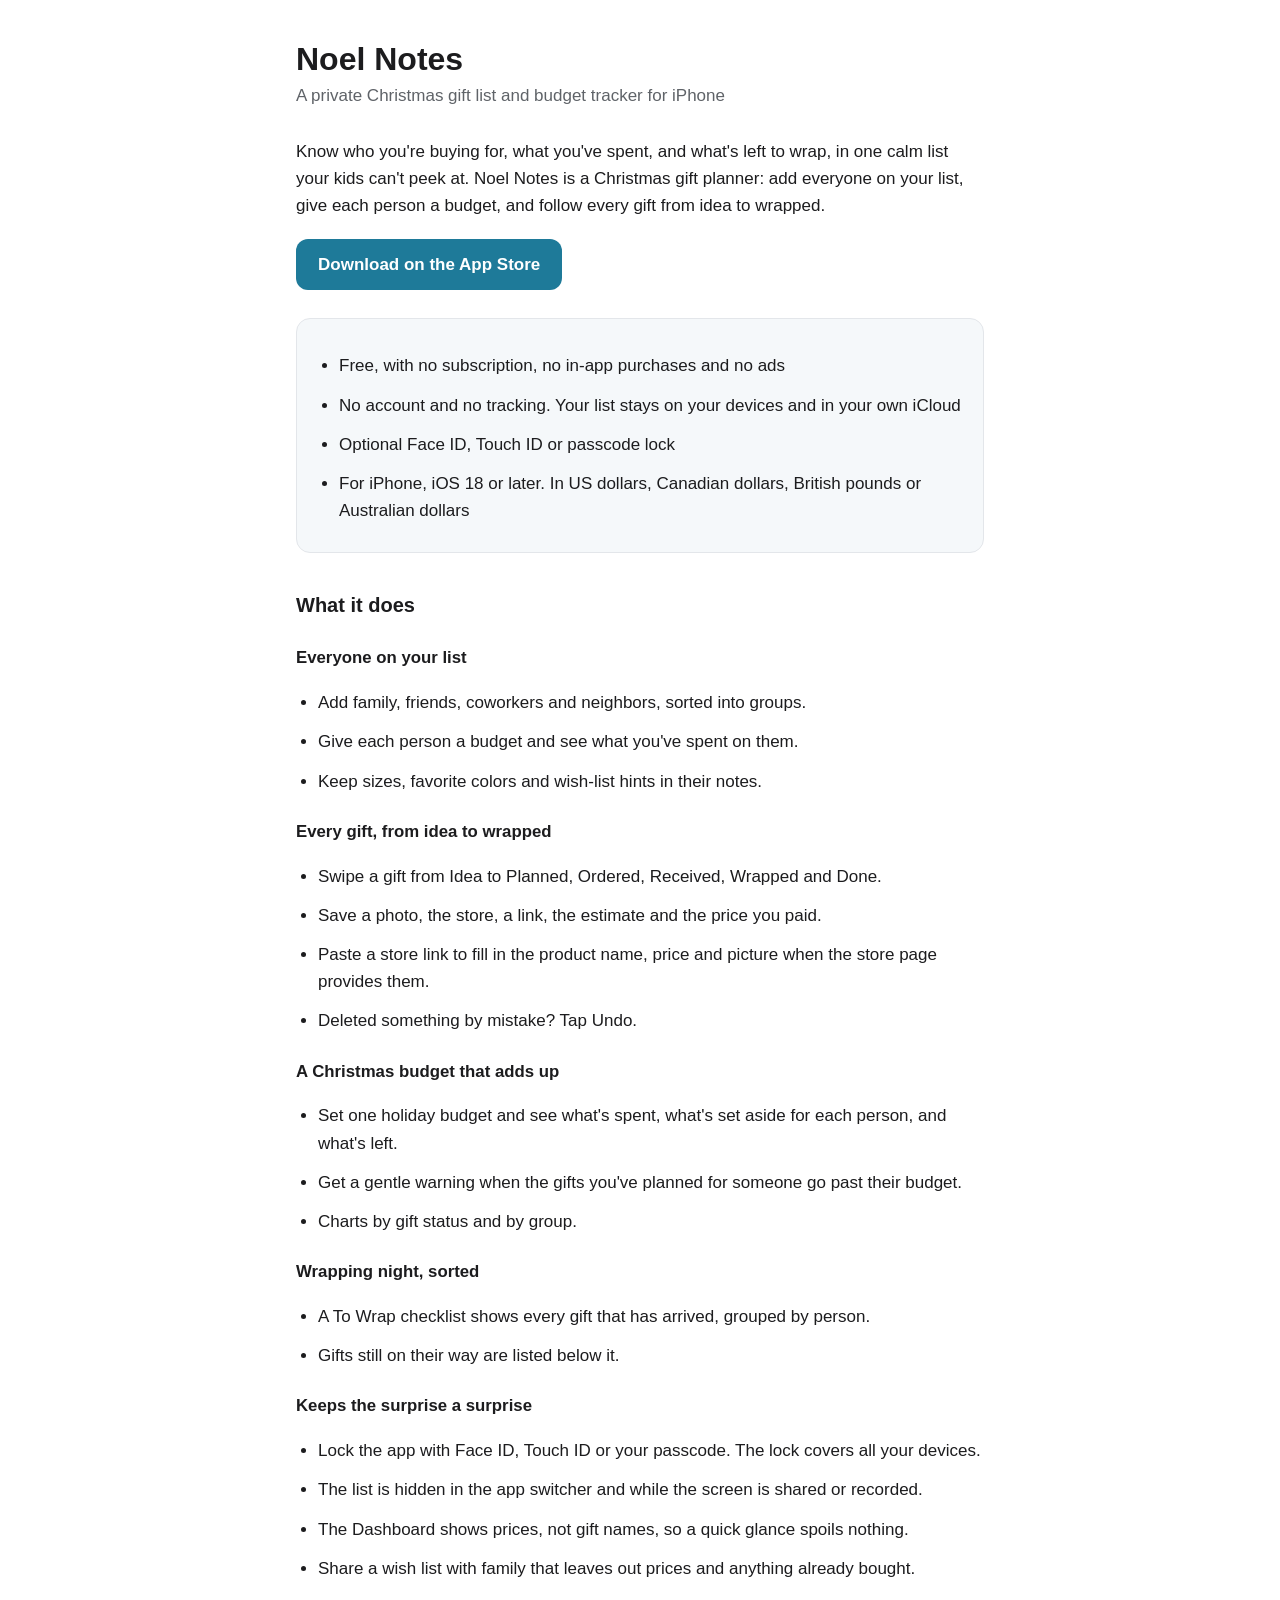
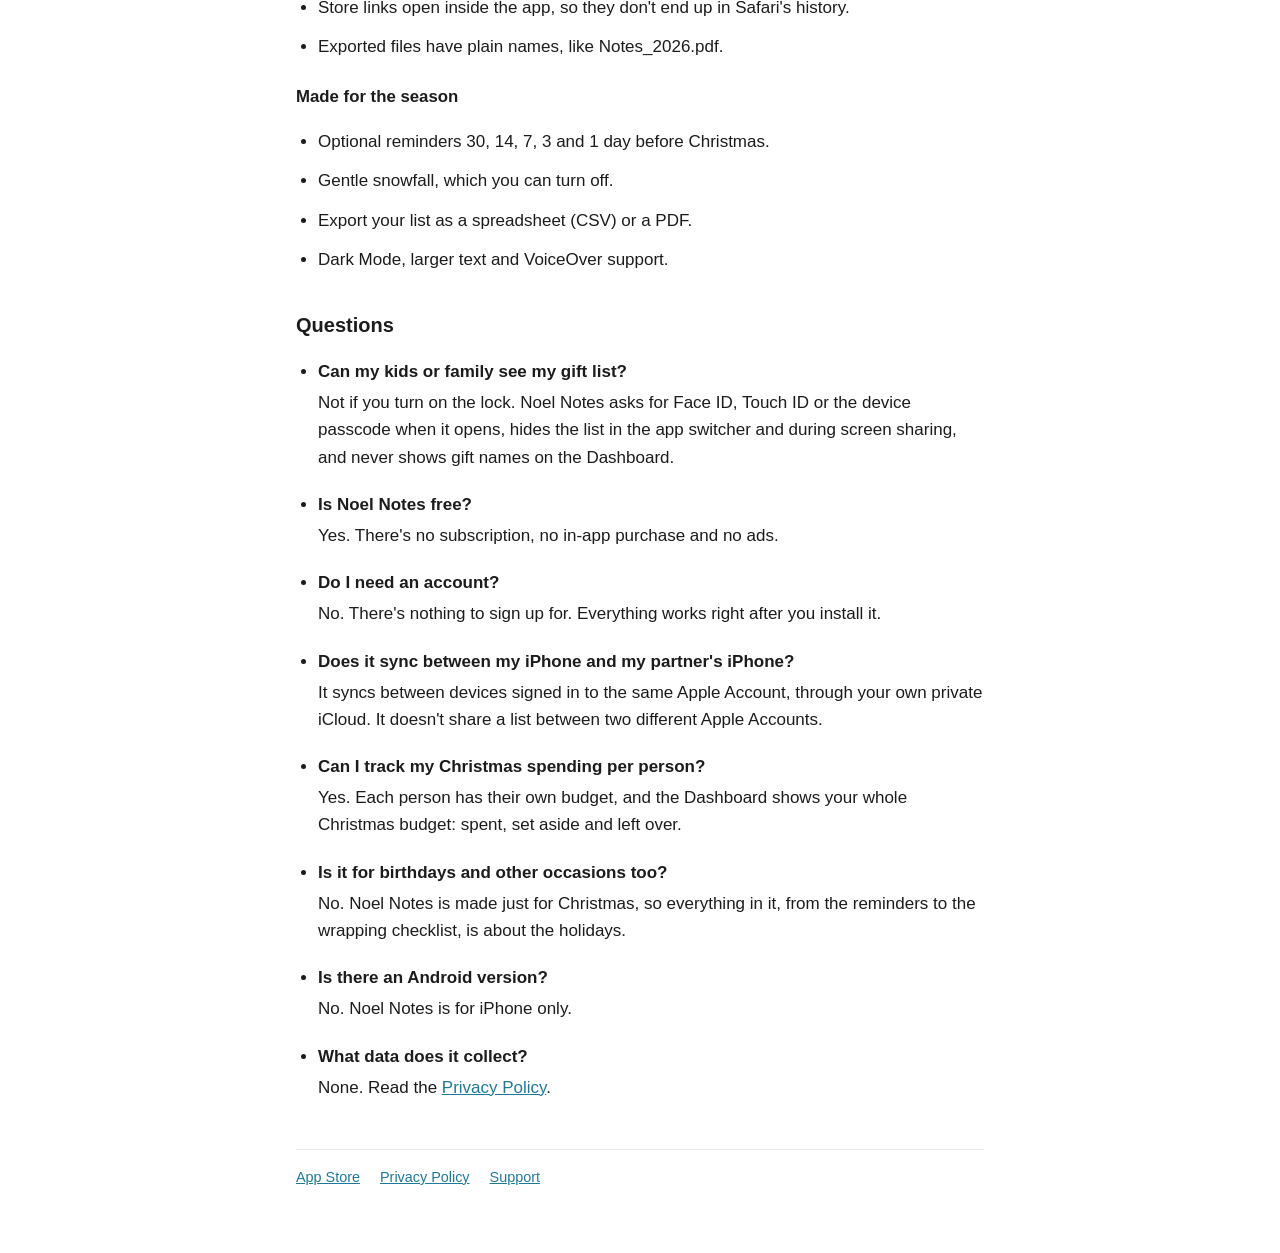
<file: index.html>
<!doctype html>
<html lang="en">
<head>
  <meta charset="utf-8">
  <meta name="viewport" content="width=device-width, initial-scale=1">
  <title>Noel Notes: Private Christmas Gift List &amp; Budget Tracker for iPhone</title>
  <meta name="description" content="Noel Notes is a free, private Christmas gift list app for iPhone. Plan gifts for everyone on your list, set a budget per person, track each gift from idea to wrapped, and lock it with Face ID so nobody peeks.">
  <meta http-equiv="Content-Security-Policy" content="default-src 'none'; style-src 'self'; base-uri 'none'; form-action 'none'">
  <meta name="referrer" content="no-referrer">
  <meta name="msvalidate.01" content="998EF9FB9DA71869CE1BDDFD97203542">
  <meta name="google-site-verification" content="mchMbKtkEb6HQoBZnGLT0NdTBfgCHKlZOGvyHy-gzdQ">
  <link rel="canonical" href="https://noelnotes-app.github.io/">
  <meta property="og:title" content="Noel Notes: Christmas Gift List & Budget Tracker">
  <meta property="og:description" content="A free, private Christmas gift planner for iPhone. Budgets per person, gift tracking from idea to wrapped, and a Face ID lock.">
  <meta property="og:url" content="https://noelnotes-app.github.io/">
  <meta property="og:type" content="website">
  <link rel="stylesheet" href="style.css">
  <script type="application/ld+json">
  {
    "@context": "https://schema.org",
    "@type": "MobileApplication",
    "name": "Noel Notes: Christmas Gifts",
    "operatingSystem": "iOS 18.0 or later",
    "applicationCategory": "LifestyleApplication",
    "description": "A private Christmas gift list and budget tracker for iPhone. Plan gifts for everyone on your list, set a budget per person, track each gift from idea to wrapped, and lock the app with Face ID.",
    "url": "https://noelnotes-app.github.io/",
    "downloadUrl": "https://apps.apple.com/us/app/noel-notes-christmas-gifts/id6828621636",
    "offers": { "@type": "Offer", "price": "0", "priceCurrency": "USD" }
  }
  </script>
</head>
<body>
<main>
  <header>
    <h1>Noel Notes</h1>
    <p class="updated">A private Christmas gift list and budget tracker for iPhone</p>
  </header>

  <p>Know who you're buying for, what you've spent, and what's left to wrap, in one calm list your kids can't peek at. Noel Notes is a Christmas gift planner: add everyone on your list, give each person a budget, and follow every gift from idea to wrapped.</p>

  <p><a class="store-button" href="https://apps.apple.com/us/app/noel-notes-christmas-gifts/id6828621636">Download on the App Store</a></p>

  <div class="summary">
    <ul>
      <li>Free, with no subscription, no in-app purchases and no ads</li>
      <li>No account and no tracking. Your list stays on your devices and in your own iCloud</li>
      <li>Optional Face ID, Touch ID or passcode lock</li>
      <li>For iPhone, iOS 18 or later. In US dollars, Canadian dollars, British pounds or Australian dollars</li>
    </ul>
  </div>

  <h2>What it does</h2>

  <h3>Everyone on your list</h3>
  <ul>
    <li>Add family, friends, coworkers and neighbors, sorted into groups.</li>
    <li>Give each person a budget and see what you've spent on them.</li>
    <li>Keep sizes, favorite colors and wish-list hints in their notes.</li>
  </ul>

  <h3>Every gift, from idea to wrapped</h3>
  <ul>
    <li>Swipe a gift from Idea to Planned, Ordered, Received, Wrapped and Done.</li>
    <li>Save a photo, the store, a link, the estimate and the price you paid.</li>
    <li>Paste a store link to fill in the product name, price and picture when the store page provides them.</li>
    <li>Deleted something by mistake? Tap Undo.</li>
  </ul>

  <h3>A Christmas budget that adds up</h3>
  <ul>
    <li>Set one holiday budget and see what's spent, what's set aside for each person, and what's left.</li>
    <li>Get a gentle warning when the gifts you've planned for someone go past their budget.</li>
    <li>Charts by gift status and by group.</li>
  </ul>

  <h3>Wrapping night, sorted</h3>
  <ul>
    <li>A To Wrap checklist shows every gift that has arrived, grouped by person.</li>
    <li>Gifts still on their way are listed below it.</li>
  </ul>

  <h3>Keeps the surprise a surprise</h3>
  <ul>
    <li>Lock the app with Face ID, Touch ID or your passcode. The lock covers all your devices.</li>
    <li>The list is hidden in the app switcher and while the screen is shared or recorded.</li>
    <li>The Dashboard shows prices, not gift names, so a quick glance spoils nothing.</li>
    <li>Share a wish list with family that leaves out prices and anything already bought.</li>
    <li>Store links open inside the app, so they don't end up in Safari's history.</li>
    <li>Exported files have plain names, like Notes_2026.pdf.</li>
  </ul>

  <h3>Made for the season</h3>
  <ul>
    <li>Optional reminders 30, 14, 7, 3 and 1 day before Christmas.</li>
    <li>Gentle snowfall, which you can turn off.</li>
    <li>Export your list as a spreadsheet (CSV) or a PDF.</li>
    <li>Dark Mode, larger text and VoiceOver support.</li>
  </ul>

  <h2>Questions</h2>

  <ul class="faq">
    <li>
      <strong>Can my kids or family see my gift list?</strong>
      <p>Not if you turn on the lock. Noel Notes asks for Face ID, Touch ID or the device passcode when it opens, hides the list in the app switcher and during screen sharing, and never shows gift names on the Dashboard.</p>
    </li>
    <li>
      <strong>Is Noel Notes free?</strong>
      <p>Yes. There's no subscription, no in-app purchase and no ads.</p>
    </li>
    <li>
      <strong>Do I need an account?</strong>
      <p>No. There's nothing to sign up for. Everything works right after you install it.</p>
    </li>
    <li>
      <strong>Does it sync between my iPhone and my partner's iPhone?</strong>
      <p>It syncs between devices signed in to the same Apple Account, through your own private iCloud. It doesn't share a list between two different Apple Accounts.</p>
    </li>
    <li>
      <strong>Can I track my Christmas spending per person?</strong>
      <p>Yes. Each person has their own budget, and the Dashboard shows your whole Christmas budget: spent, set aside and left over.</p>
    </li>
    <li>
      <strong>Is it for birthdays and other occasions too?</strong>
      <p>No. Noel Notes is made just for Christmas, so everything in it, from the reminders to the wrapping checklist, is about the holidays.</p>
    </li>
    <li>
      <strong>Is there an Android version?</strong>
      <p>No. Noel Notes is for iPhone only.</p>
    </li>
    <li>
      <strong>What data does it collect?</strong>
      <p>None. Read the <a href="privacy">Privacy Policy</a>.</p>
    </li>
  </ul>

  <footer>
    <a href="https://apps.apple.com/us/app/noel-notes-christmas-gifts/id6828621636">App Store</a>
    <a href="privacy">Privacy Policy</a>
    <a href="support">Support</a>
  </footer>
</main>
</body>
</html>
</file>
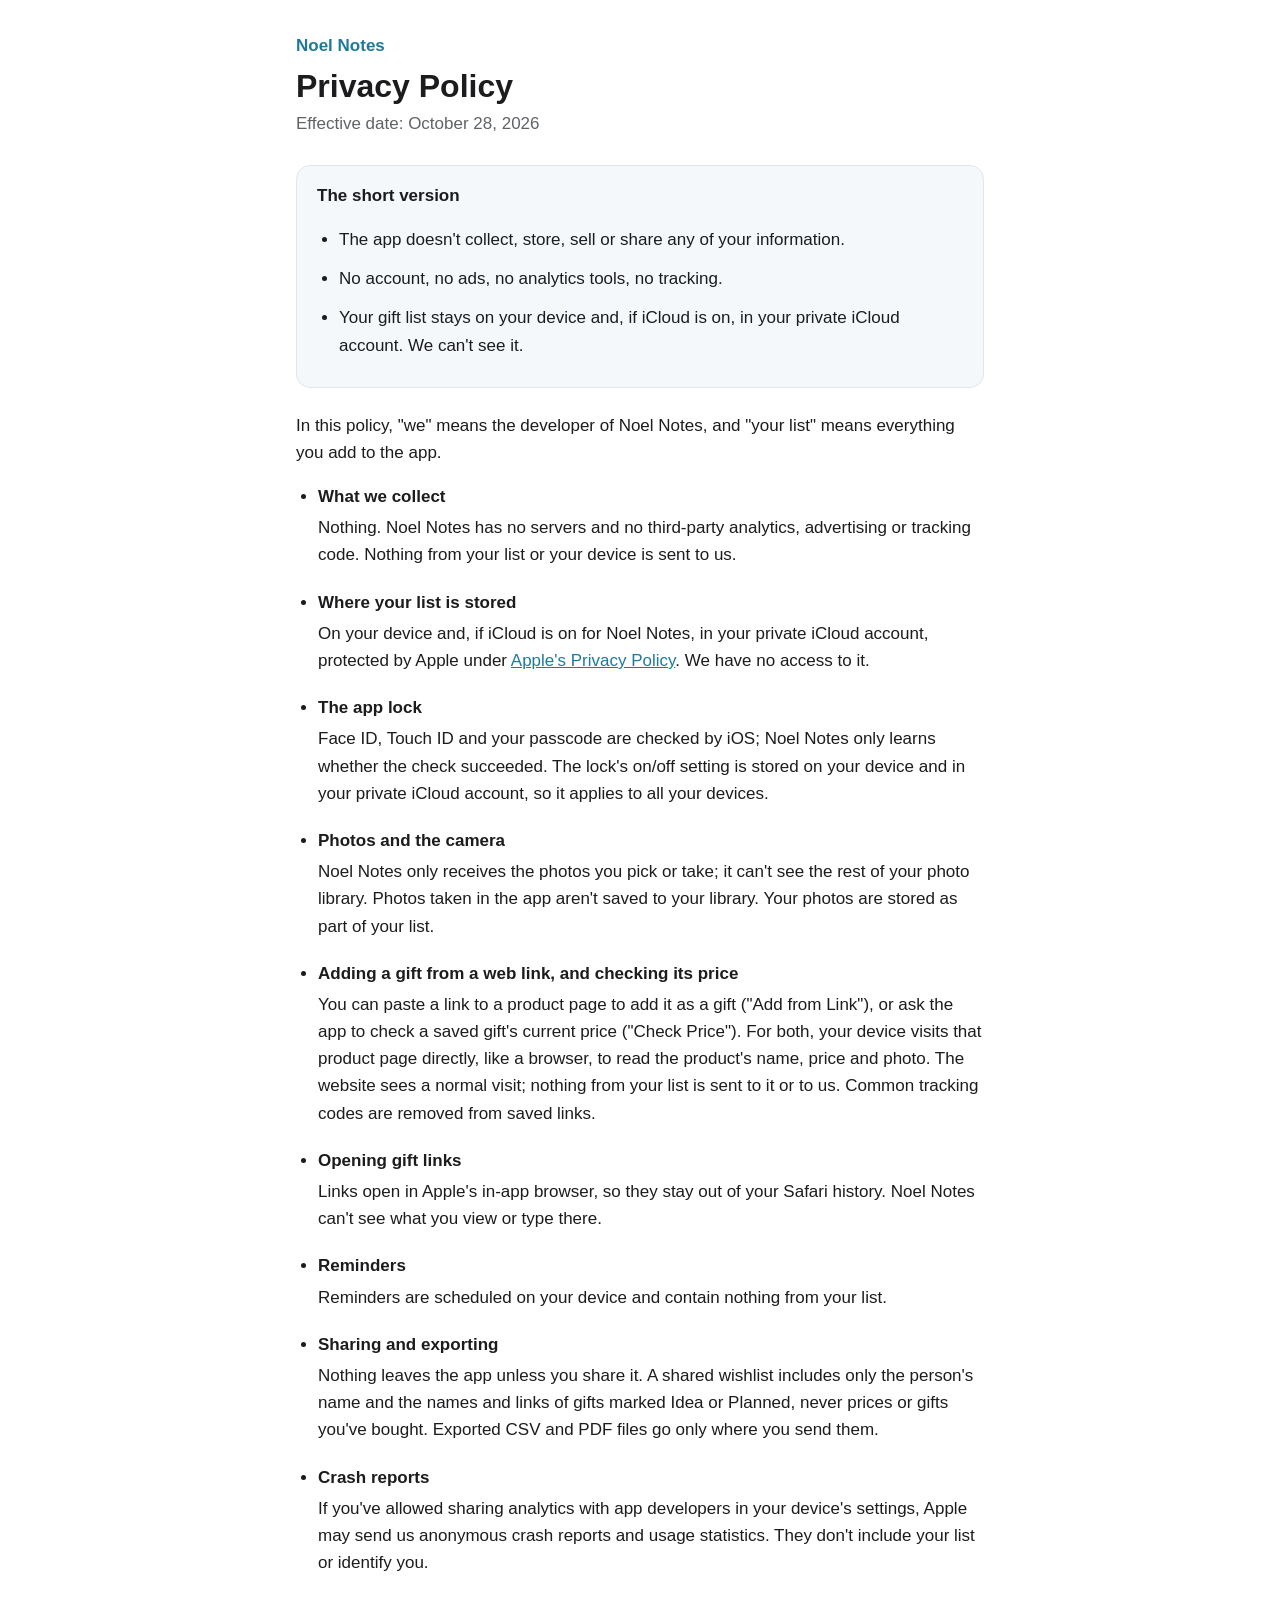
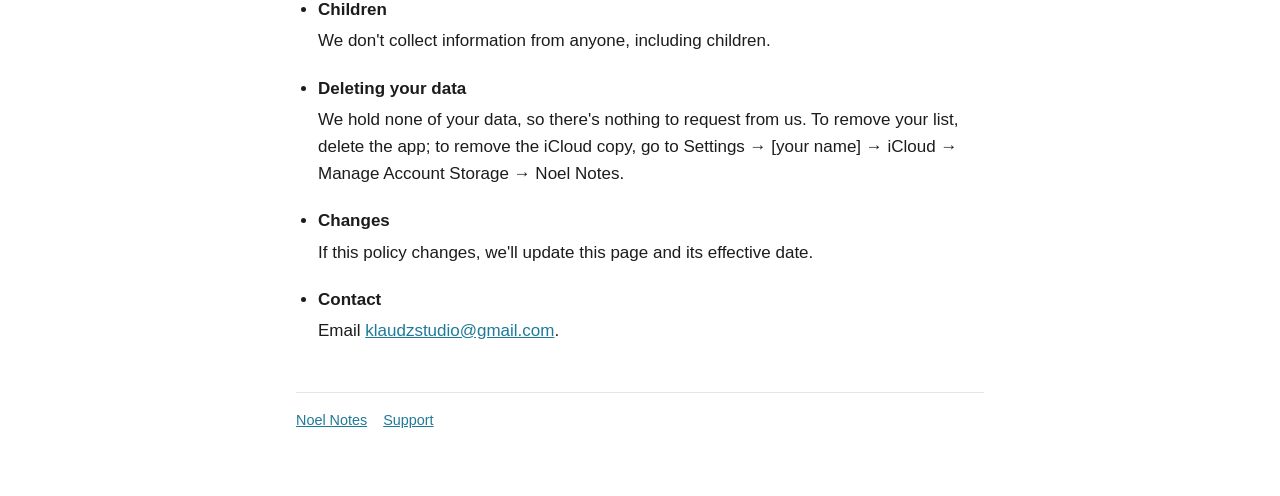
<file: privacy.html>
<!doctype html>
<html lang="en">
<head>
  <meta charset="utf-8">
  <meta name="viewport" content="width=device-width, initial-scale=1">
  <title>Noel Notes Privacy Policy</title>
  <meta name="description" content="Privacy policy for Noel Notes, the Christmas gift planner for iPhone.">
  <meta http-equiv="Content-Security-Policy" content="default-src 'none'; style-src 'self'; base-uri 'none'; form-action 'none'">
  <meta name="referrer" content="no-referrer">
  <link rel="stylesheet" href="style.css">
</head>
<body>
<main>
  <header>
    <a class="app" href="./">Noel Notes</a>
    <h1>Privacy Policy</h1>
    <p class="updated">Effective date: October 28, 2026</p>
  </header>

  <div class="summary">
    <p><strong>The short version</strong></p>
    <ul>
      <li>The app doesn't collect, store, sell or share any of your information.</li>
      <li>No account, no ads, no analytics tools, no tracking.</li>
      <li>Your gift list stays on your device and, if iCloud is on, in your private iCloud account. We can't see it.</li>
    </ul>
  </div>

  <p>In this policy, "we" means the developer of Noel Notes, and "your list" means everything you add to the app.</p>

  <ul class="faq">
    <li>
      <strong>What we collect</strong>
      <p>Nothing. Noel Notes has no servers and no third-party analytics, advertising or tracking code. Nothing from your list or your device is sent to us.</p>
    </li>
    <li>
      <strong>Where your list is stored</strong>
      <p>On your device and, if iCloud is on for Noel Notes, in your private iCloud account, protected by Apple under <a href="https://www.apple.com/legal/privacy/">Apple's Privacy Policy</a>. We have no access to it.</p>
    </li>
    <li>
      <strong>The app lock</strong>
      <p>Face ID, Touch ID and your passcode are checked by iOS; Noel Notes only learns whether the check succeeded. The lock's on/off setting is stored on your device and in your private iCloud account, so it applies to all your devices.</p>
    </li>
    <li>
      <strong>Photos and the camera</strong>
      <p>Noel Notes only receives the photos you pick or take; it can't see the rest of your photo library. Photos taken in the app aren't saved to your library. Your photos are stored as part of your list.</p>
    </li>
    <li>
      <strong>Adding a gift from a web link, and checking its price</strong>
      <p>You can paste a link to a product page to add it as a gift ("Add from Link"), or ask the app to check a saved gift's current price ("Check Price"). For both, your device visits that product page directly, like a browser, to read the product's name, price and photo. The website sees a normal visit; nothing from your list is sent to it or to us. Common tracking codes are removed from saved links.</p>
    </li>
    <li>
      <strong>Opening gift links</strong>
      <p>Links open in Apple's in-app browser, so they stay out of your Safari history. Noel Notes can't see what you view or type there.</p>
    </li>
    <li>
      <strong>Reminders</strong>
      <p>Reminders are scheduled on your device and contain nothing from your list.</p>
    </li>
    <li>
      <strong>Sharing and exporting</strong>
      <p>Nothing leaves the app unless you share it. A shared wishlist includes only the person's name and the names and links of gifts marked Idea or Planned, never prices or gifts you've bought. Exported CSV and PDF files go only where you send them.</p>
    </li>
    <li>
      <strong>Crash reports</strong>
      <p>If you've allowed sharing analytics with app developers in your device's settings, Apple may send us anonymous crash reports and usage statistics. They don't include your list or identify you.</p>
    </li>
    <li>
      <strong>Children</strong>
      <p>We don't collect information from anyone, including children.</p>
    </li>
    <li>
      <strong>Deleting your data</strong>
      <p>We hold none of your data, so there's nothing to request from us. To remove your list, delete the app; to remove the iCloud copy, go to Settings → [your name] → iCloud → Manage Account Storage → Noel Notes.</p>
    </li>
    <li>
      <strong>Changes</strong>
      <p>If this policy changes, we'll update this page and its effective date.</p>
    </li>
    <li>
      <strong>Contact</strong>
      <p>Email <a href="mailto:klaudzstudio@gmail.com">klaudzstudio@gmail.com</a>.</p>
    </li>
  </ul>

  <footer>
    <a href="./">Noel Notes</a><a href="support">Support</a>
  </footer>
</main>
</body>
</html>
</file>
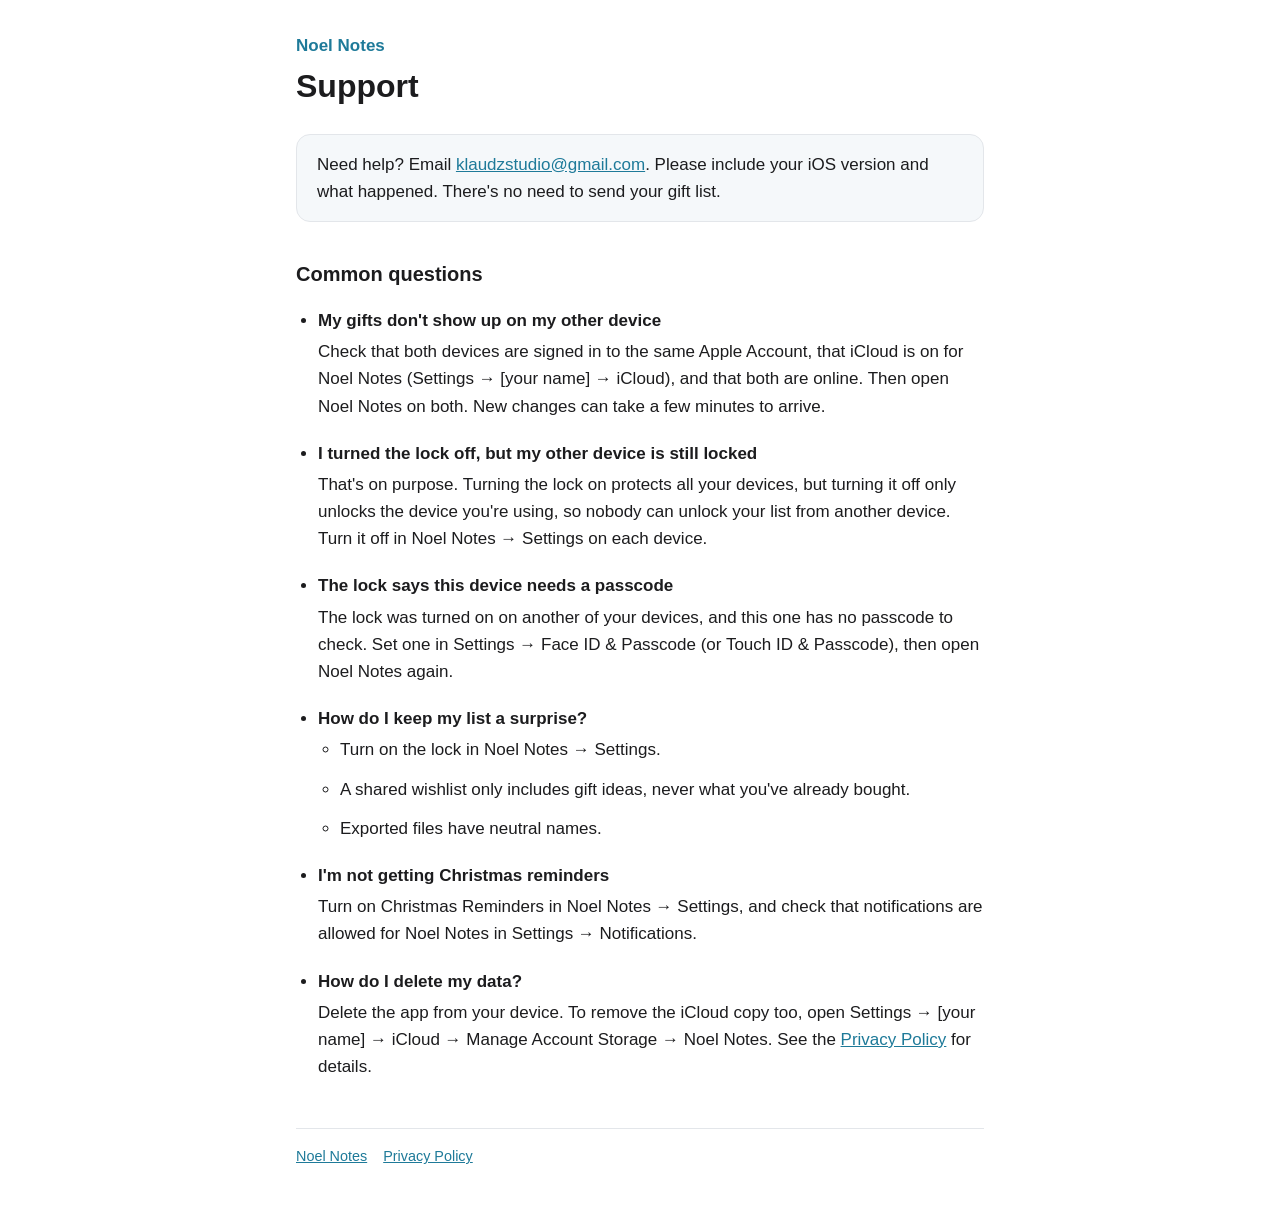
<file: support.html>
<!doctype html>
<html lang="en">
<head>
  <meta charset="utf-8">
  <meta name="viewport" content="width=device-width, initial-scale=1">
  <title>Noel Notes Support</title>
  <meta name="description" content="Help and contact for Noel Notes, the Christmas gift planner for iPhone.">
  <meta http-equiv="Content-Security-Policy" content="default-src 'none'; style-src 'self'; base-uri 'none'; form-action 'none'">
  <meta name="referrer" content="no-referrer">
  <link rel="stylesheet" href="style.css">
</head>
<body>
<main>
  <header>
    <a class="app" href="./">Noel Notes</a>
    <h1>Support</h1>
  </header>

  <div class="summary">
    <p>Need help? Email <a href="mailto:klaudzstudio@gmail.com">klaudzstudio@gmail.com</a>. Please include your iOS version and what happened. There's no need to send your gift list.</p>
  </div>

  <h2>Common questions</h2>

  <ul class="faq">
    <li>
      <strong>My gifts don't show up on my other device</strong>
      <p>Check that both devices are signed in to the same Apple Account, that iCloud is on for Noel Notes (Settings → [your name] → iCloud), and that both are online. Then open Noel Notes on both. New changes can take a few minutes to arrive.</p>
    </li>
    <li>
      <strong>I turned the lock off, but my other device is still locked</strong>
      <p>That's on purpose. Turning the lock on protects all your devices, but turning it off only unlocks the device you're using, so nobody can unlock your list from another device. Turn it off in Noel Notes → Settings on each device.</p>
    </li>
    <li>
      <strong>The lock says this device needs a passcode</strong>
      <p>The lock was turned on on another of your devices, and this one has no passcode to check. Set one in Settings → Face ID &amp; Passcode (or Touch ID &amp; Passcode), then open Noel Notes again.</p>
    </li>
    <li>
      <strong>How do I keep my list a surprise?</strong>
      <ul>
        <li>Turn on the lock in Noel Notes → Settings.</li>
        <li>A shared wishlist only includes gift ideas, never what you've already bought.</li>
        <li>Exported files have neutral names.</li>
      </ul>
    </li>
    <li>
      <strong>I'm not getting Christmas reminders</strong>
      <p>Turn on Christmas Reminders in Noel Notes → Settings, and check that notifications are allowed for Noel Notes in Settings → Notifications.</p>
    </li>
    <li>
      <strong>How do I delete my data?</strong>
      <p>Delete the app from your device. To remove the iCloud copy too, open Settings → [your name] → iCloud → Manage Account Storage → Noel Notes. See the <a href="privacy">Privacy Policy</a> for details.</p>
    </li>
  </ul>

  <footer>
    <a href="./">Noel Notes</a><a href="privacy">Privacy Policy</a>
  </footer>
</main>
</body>
</html>
</file>
<file: style.css>
:root {
  --bg: #ffffff;
  --text: #1c1c1e;
  --muted: #5f6368;
  --accent: #1E7A99;
  --line: #e3e6ea;
  --card: #f5f8fa;
}
@media (prefers-color-scheme: dark) {
  :root {
    --bg: #111214;
    --text: #f2f2f4;
    --muted: #a3a8ae;
    --accent: #5BC0DE;
    --line: #2a2d31;
    --card: #1a1c1f;
  }
}
* { box-sizing: border-box; }
body {
  margin: 0;
  background: var(--bg);
  color: var(--text);
  font: 17px/1.6 -apple-system, BlinkMacSystemFont, "Segoe UI", Roboto, Helvetica, Arial, sans-serif;
}
main { max-width: 720px; margin: 0 auto; padding: 32px 16px 64px; }
header { margin-bottom: 28px; }
.app { color: var(--accent); font-weight: 600; text-decoration: none; }
h1 { font-size: 2rem; line-height: 1.2; margin: 8px 0 4px; }
h2 { font-size: 1.25rem; margin: 36px 0 8px; }
h3 { font-size: 1.05rem; margin: 24px 0 4px; }
p, li { margin: 0 0 12px; }
ul { padding-left: 22px; }
a { color: var(--accent); }
.updated { color: var(--muted); margin: 0; }
.faq > li { margin-bottom: 20px; }
.faq > li > strong { display: block; margin-bottom: 4px; }
.faq p { margin-bottom: 8px; }
.faq ul { margin-top: 4px; }
.summary {
  background: var(--card);
  border: 1px solid var(--line);
  border-radius: 14px;
  padding: 16px 20px;
  margin: 24px 0;
}
.summary p:last-child, .summary ul:last-child { margin-bottom: 0; }
footer {
  margin-top: 48px;
  padding-top: 16px;
  border-top: 1px solid var(--line);
  color: var(--muted);
  font-size: 0.9rem;
}
footer a { margin-right: 16px; }
.store-button {
  display: inline-block;
  margin: 8px 0 4px;
  padding: 12px 22px;
  border-radius: 12px;
  background: var(--accent);
  color: var(--bg);
  font-weight: 600;
  text-decoration: none;
}
</file>
